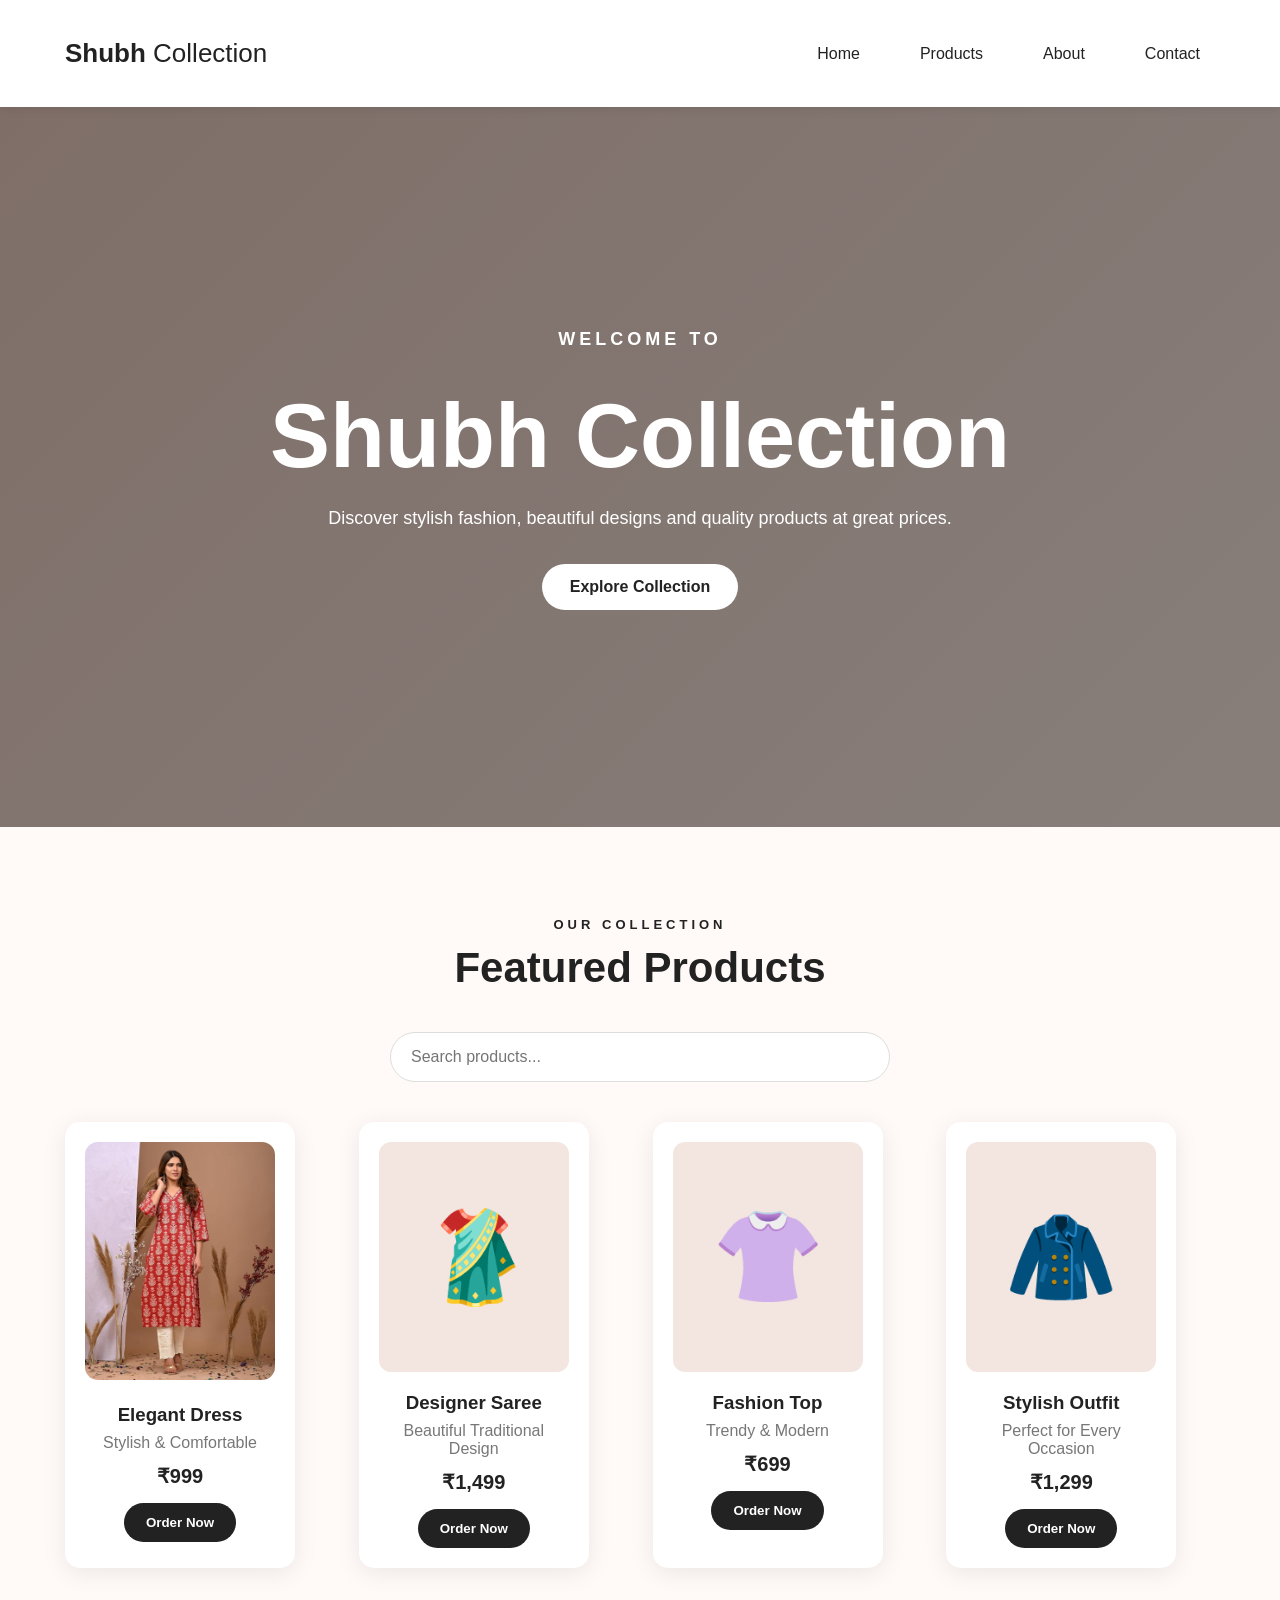
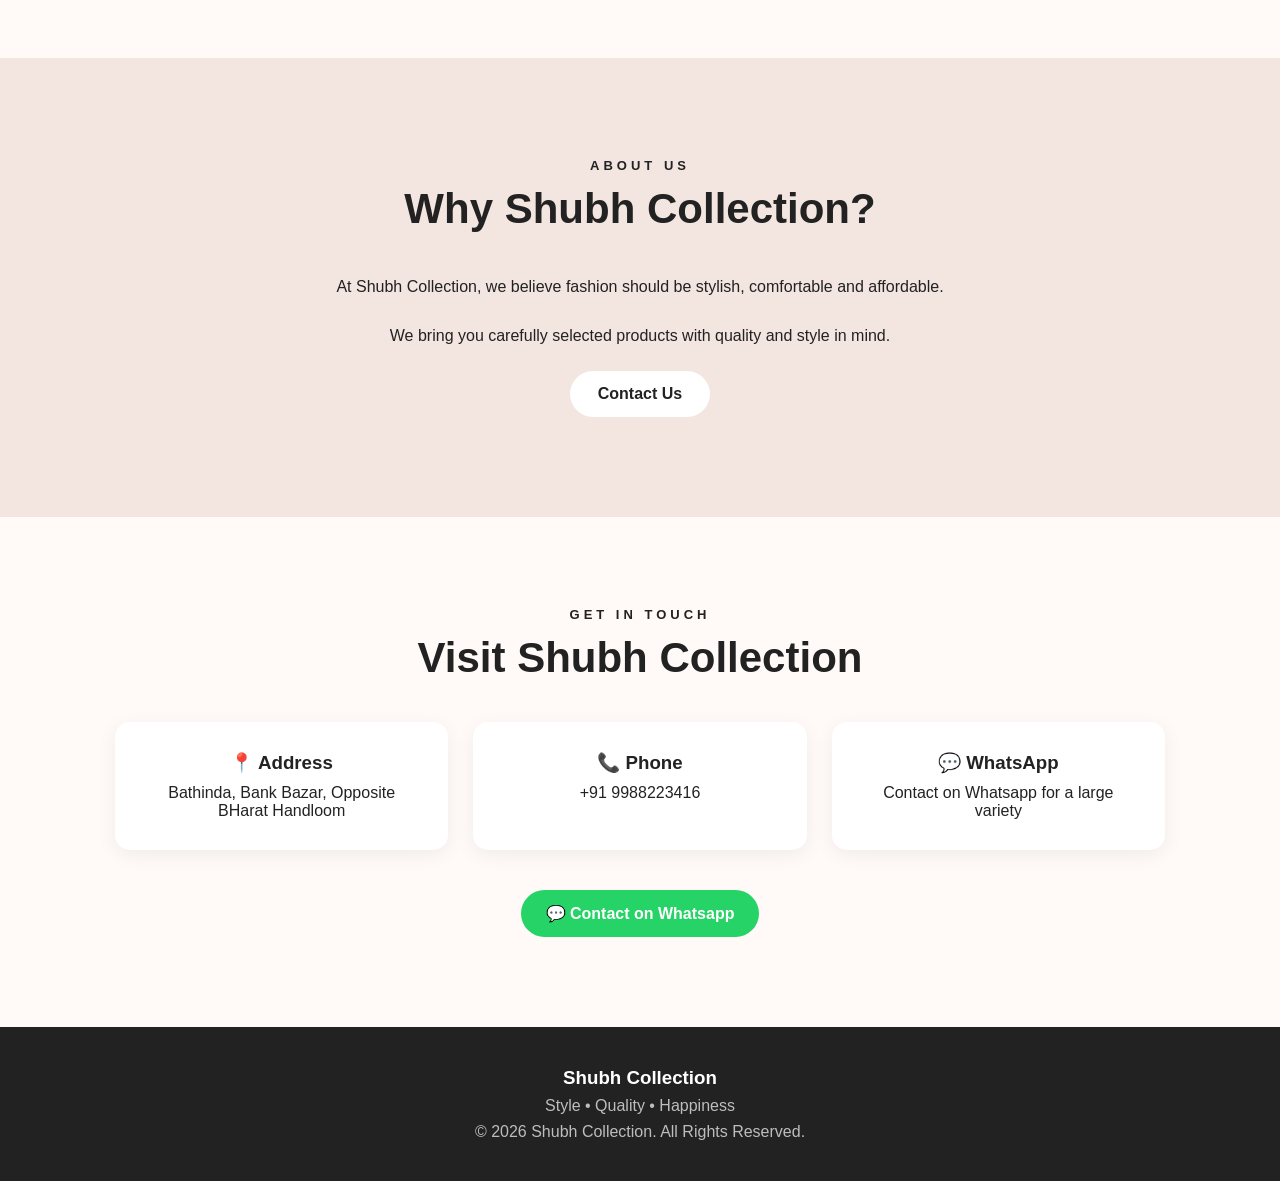
<file: index.html>
<!DOCTYPE html>
<html lang="en">
<head>
    <meta charset="UTF-8">
    <meta name="viewport" content="width=device-width, initial-scale=1.0">
    <title>Shubh Collection | Ladies Garment</title>
    <link rel="stylesheet" href="style.css">
</head>

<body>

    <!-- Navigation -->
    <header>
        <nav class="navbar">
            <div class="logo">Shubh <span>Collection</span></div>

            <ul class="nav-links">
                <li><a href="#home">Home</a></li>
                <li><a href="#products">Products</a></li>
                <li><a href="#about">About</a></li>
                <li><a href="#contact">Contact</a></li>
            </ul>

            <button class="menu-btn" onclick="toggleMenu()">☰</button>
        </nav>
    </header>

    <!-- Hero Section -->
    <section id="home" class="hero">
        <div class="hero-content">
            <p class="small-title">WELCOME TO</p>

            <h1>Shubh Collection</h1>

            <p>
                Discover stylish fashion, beautiful designs
                and quality products at great prices.
            </p>

            <a href="#products" class="btn">Explore Collection</a>
        </div>
    </section>

    <!-- Products -->
    <section id="products" class="products-section">

        <p class="section-small">OUR COLLECTION</p>
        <h2>Featured Products</h2>

        <div class="search-box">
            <input
                type="text"
                id="search"
                placeholder="Search products..."
                onkeyup="searchProducts()"
            >
        </div>

        <div class="products">

            <div class="product">
                <div class="pic">
    <img src="kurti.jpg" alt="Ladies Kurti">
</div>
                <h3>Elegant Dress</h3>
                <p>Stylish & Comfortable</p>
                <strong>₹999</strong>
                <button onclick="orderProduct('Elegant Dress')">
                    Order Now
                </button>
            </div>

            <div class="product">
                <div class="product-image">🥻</div>
                <h3>Designer Saree</h3>
                <p>Beautiful Traditional Design</p>
                <strong>₹1,499</strong>
                <button onclick="orderProduct('Designer Saree')">
                    Order Now
                </button>
            </div>

            <div class="product">
                <div class="product-image">👚</div>
                <h3>Fashion Top</h3>
                <p>Trendy & Modern</p>
                <strong>₹699</strong>
                <button onclick="orderProduct('Fashion Top')">
                    Order Now
                </button>
            </div>

            <div class="product">
                <div class="product-image">🧥</div>
                <h3>Stylish Outfit</h3>
                <p>Perfect for Every Occasion</p>
                <strong>₹1,299</strong>
                <button onclick="orderProduct('Stylish Outfit')">
                    Order Now
                </button>
            </div>

        </div>
    </section>

    <!-- About -->
    <section id="about" class="about">

        <div>
            <p class="section-small">ABOUT US</p>
            <h2>Why Shubh Collection?</h2>

            <p>
                At Shubh Collection, we believe fashion should be
                stylish, comfortable and affordable.
            </p>

            <p>
                We bring you carefully selected products with
                quality and style in mind.
            </p>

            <a href="#contact" class="btn">Contact Us</a>
        </div>

    </section>

    <!-- Contact -->
    <section id="contact" class="contact">

        <p class="section-small">GET IN TOUCH</p>
        <h2>Visit Shubh Collection</h2>

        <div class="contact-info">

            <div>
                <h3>📍 Address</h3>
                <p>Bathinda, Bank Bazar, Opposite BHarat Handloom</p>
            </div>

            <div>
                <h3>📞 Phone</h3>
                <p>+91 9988223416</p>
            </div>

            <div>
                <h3>💬 WhatsApp</h3>
                <p>Contact on Whatsapp for a large variety</p>
            </div>

        </div>

        <a
            class="whatsapp"
            href="https://wa.me/919988223416"
            target="_blank"
        >
            💬 Contact on Whatsapp
        </a>

    </section>

    <!-- Footer -->
    <footer>
        <h3>Shubh Collection</h3>
        <p>Style • Quality • Happiness</p>
        <p>© 2026 Shubh Collection. All Rights Reserved.</p>
    </footer>

    <script src="script.js"></script>

</body>
</html>
</file>
<file: style.css>
body {
    margin: 0;
    font-family: Arial, sans-serif;
    background: #fff8f5;
    color: #222;
    text-align: center;
}

header {
    background: white;
    padding: 20px;
    position: sticky;
    top: 0;
}

header h1 {
    margin: 0 0 15px;
}

nav a {
    margin: 0 15px;
    text-decoration: none;
    color: #222;
    font-weight: bold;
}

.hero {
    padding: 120px 20px;
    background: #ead4ca;
}

.hero h2 {
    font-size: 45px;
}

.hero p {
    font-size: 20px;
}

.button,
button {
    background: #222;
    color: white;
    padding: 12px 25px;
    border: none;
    border-radius: 25px;
    cursor: pointer;
    text-decoration: none;
}

section {
    padding: 70px 20px;
}

.products {
    display: flex;
    justify-content: center;
    gap: 25px;
    flex-wrap: wrap;
}

.product {
    background: white;
    width: 230px;
    padding: 25px;
    border-radius: 15px;
    box-shadow: 0 5px 20px #ddd;
}

.emoji {
    font-size: 80px;
    background: #f3e5df;
    padding: 30px;
    border-radius: 10px;
}

footer {
    background: #222;
    color: white;
    padding: 30px;
}* {
    margin: 0;
    padding: 0;
    box-sizing: border-box;
}

html {
    scroll-behavior: smooth;
}

body {
    font-family: Arial, sans-serif;
    background: #fffaf7;
    color: #222;
}

/* Navigation */

header {
    background: white;
    position: sticky;
    top: 0;
    z-index: 1000;
    box-shadow: 0 2px 10px rgba(0,0,0,0.08);
}

.navbar {
    max-width: 1200px;
    margin: auto;
    padding: 18px 25px;

    display: flex;
    justify-content: space-between;
    align-items: center;
}

.logo {
    font-size: 26px;
    font-weight: bold;
}

.logo span {
    font-weight: normal;
}

.nav-links {
    list-style: none;
    display: flex;
    gap: 30px;
}

.nav-links a {
    text-decoration: none;
    color: #222;
    font-weight: 500;
}

.nav-links a:hover {
    opacity: 0.6;
}

.menu-btn {
    display: none;
    border: none;
    background: none;
    font-size: 25px;
    cursor: pointer;
}

/* Hero */

.hero {
    min-height: 80vh;

    display: flex;
    align-items: center;
    justify-content: center;

    text-align: center;

    padding: 40px 20px;

    background:
        linear-gradient(
            rgba(0,0,0,0.45),
            rgba(0,0,0,0.45)
        ),
        linear-gradient(135deg, #e7c9bd, #f6e6df);
}

.hero-content {
    max-width: 750px;
    color: white;
}

.small-title,
.section-small {
    letter-spacing: 4px;
    font-size: 13px;
    font-weight: bold;
}

.hero h1 {
    font-size: clamp(45px, 8vw, 90px);
    margin: 15px 0;
}

.hero p {
    font-size: 18px;
    line-height: 1.7;
    margin-bottom: 30px;
}

.btn {
    display: inline-block;
    text-decoration: none;
    background: white;
    color: #222;
    padding: 14px 28px;
    border-radius: 30px;
    font-weight: bold;
    transition: 0.3s;
}

.btn:hover {
    transform: translateY(-3px);
}

/* Products */

.products-section {
    max-width: 1200px;
    margin: auto;
    padding: 90px 25px;
    text-align: center;
}

.products-section h2,
.about h2,
.contact h2 {
    font-size: 42px;
    margin: 12px 0 40px;
}

.search-box {
    margin-bottom: 40px;
}

.search-box input {
    width: min(500px, 90%);
    padding: 15px 20px;
    border: 1px solid #ddd;
    border-radius: 30px;
    font-size: 16px;
    outline: none;
}

.products {
    display: grid;
    grid-template-columns: repeat(4, 1fr);
    gap: 25px;
}

.product {
    background: white;
    padding: 20px;
    border-radius: 15px;
    box-shadow: 0 5px 25px rgba(0,0,0,0.08);
    transition: 0.3s;
}

.product:hover {
    transform: translateY(-7px);
}

.product-image {
    height: 230px;

    display: flex;
    justify-content: center;
    align-items: center;

    background: #f3e5df;
    border-radius: 12px;

    font-size: 90px;
}

.product h3 {
    margin: 20px 0 8px;
}

.product p {
    color: #777;
    margin-bottom: 12px;
}

.product strong {
    display: block;
    font-size: 20px;
    margin-bottom: 15px;
}

.product button {
    border: none;
    padding: 12px 22px;
    border-radius: 25px;
    cursor: pointer;
    font-weight: bold;
}

/* About */

.about {
    background: #f3e5df;
    padding: 100px 25px;
}

.about > div {
    max-width: 800px;
    margin: auto;
}

.about p:not(.section-small) {
    line-height: 1.8;
    margin-bottom: 20px;
}

/* Contact */

.contact {
    max-width: 1100px;
    margin: auto;
    padding: 90px 25px;
    text-align: center;
}

.contact-info {
    display: grid;
    grid-template-columns: repeat(3, 1fr);
    gap: 25px;
    margin-bottom: 40px;
}

.contact-info div {
    padding: 30px;
    background: white;
    border-radius: 15px;
    box-shadow: 0 5px 20px rgba(0,0,0,0.06);
}

.contact-info h3 {
    margin-bottom: 10px;
}

.whatsapp {
    display: inline-block;
    text-decoration: none;
    padding: 14px 25px;
    border-radius: 30px;
    font-weight: bold;
    color: white;
    background: #25D366;
}

/* Footer */

footer {
    text-align: center;
    padding: 40px 20px;
    background: #222;
    color: white;
}

footer p {
    margin-top: 8px;
    opacity: 0.7;
}

/* Mobile */

@media (max-width: 800px) {

    .nav-links {
        display: none;
        position: absolute;
        top: 70px;
        left: 0;
        width: 100%;
        background: white;

        flex-direction: column;
        text-align: center;

        padding: 25px;
    }

    .nav-links.active {
        display: flex;
    }

    .menu-btn {
        display: block;
    }

    .products {
        grid-template-columns: repeat(2, 1fr);
    }

    .contact-info {
        grid-template-columns: 1fr;
    }
}

@media (max-width: 500px) {

    .products {
        grid-template-columns: 1fr;
    }

    .products-section h2,
    .about h2,
    .contact h2 {
        font-size: 32px;
    }
}
.pic img {
    width: 100%;
    height: 100%;
    object-fit: cover;
    border-radius: 13px;
}
</file>
